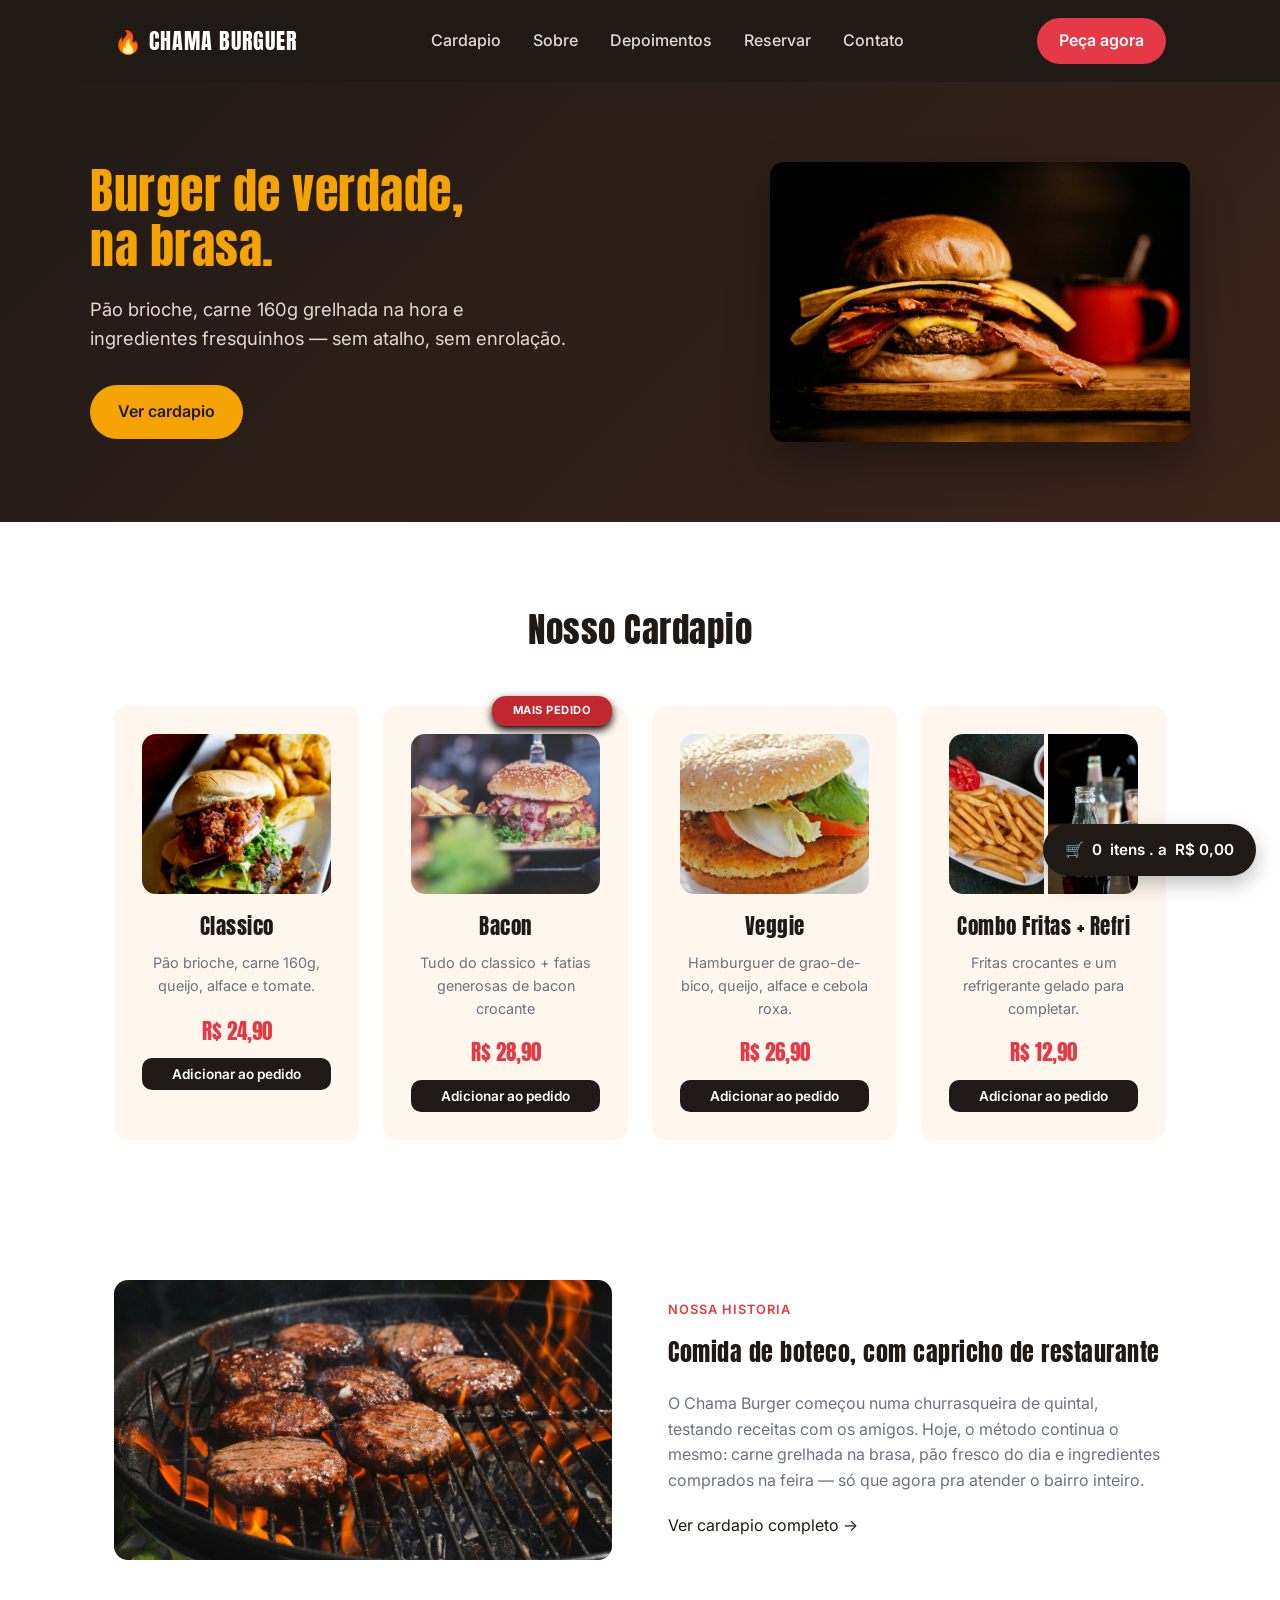
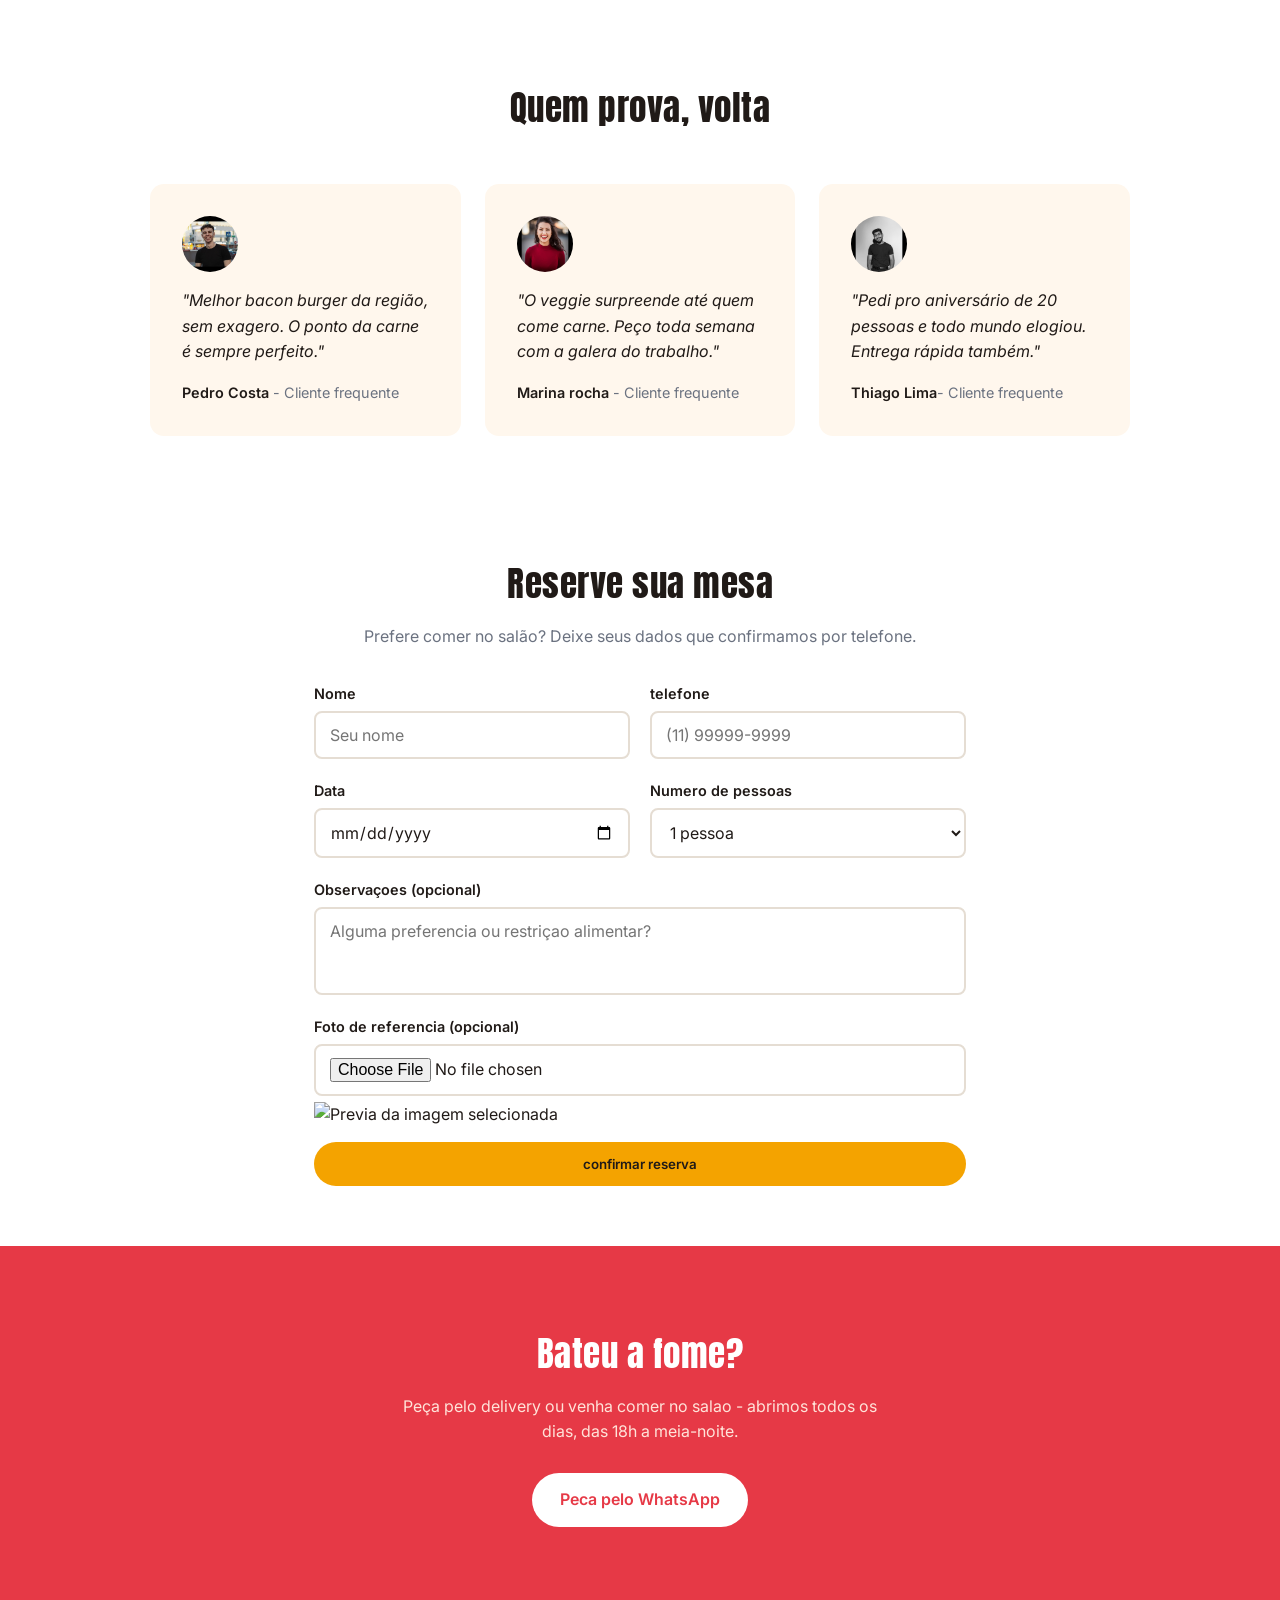
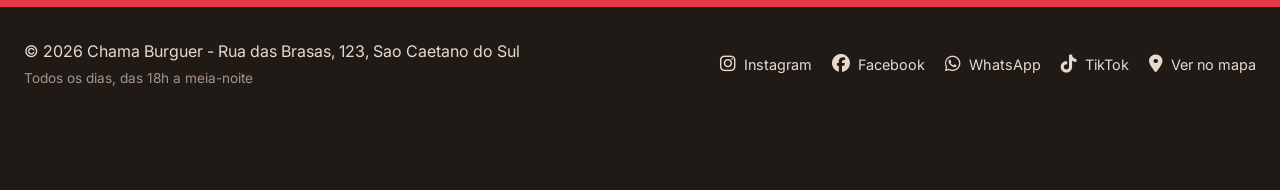
<file: ChamaBurger/index.html>
<!DOCTYPE html>
<html lang="pt-BR">

<head>
    <meta charset="UTF-8">
    <meta name="viewport" content="width=device-width, initial-scale=1.0">
    <title>ChamaBurger</title>
    <link rel="stylesheet" href="style.css">
    <link rel="stylesheet" href="https://cdnjs.cloudflare.com/ajax/libs/font-awesome/6.5.2/css/all.min.css">
</head>

<body>
    <header class="cabecalho-site">
        <nav class="barra-navegacao">
            <a href="#" class="logo">🔥 CHAMA BURGUER</a>

            <ul class="menu-links" id="menuLinks">
                <li><a href="#cardapio">Cardapio</a></li>
                <li><a href="#sobre">Sobre</a></li>
                <li><a href="#depoimentos">Depoimentos</a></li>
                <li><a href="#reserva">Reservar</a></li>
                <li><a href="#contato">Contato</a></li>

            </ul>
            <a href="#pedir" class="botao botao-nav">Peça agora</a>
            <button class="menu-abrir" id="menuAbrir" aria-label="Abrir menu">≡</button>

        </nav>

    </header>

    <main>
        <section class="destaque">
            <div class="destaque-conteudo">
                <div class="destaque-texto">
                    <h1>Burger de verdade, <br>na brasa.</h1>
                    <p>Pão brioche, carne 160g grelhada na hora e ingredientes fresquinhos — sem atalho, sem enrolação.
                    </p>
                    <a href="#cardapio" class="botao botao-primario">Ver cardapio</a>

                </div>
                <div class="destaque-imagem">
                    <img src="assets/images/destaque-burger.jpg"
                        alt="Hambúrguer artesanal com bacon, queijo e pão brioche, grelhado na brasa">

                </div>

            </div>

        </section>

        <section class="cardapio" id="cardapio">
            <h2>Nosso Cardapio</h2>
            <div class="cardapio-itens">

                <article class="cardapio-item">
                    <div class="cardapio-item-imagem">
                        <img src="assets/images/burger-classico.jpg"
                            alt="Foto do burger Clássico: pão brioche, carne e queijo">
                    </div>
                    <h3>Classico</h3>
                    <p>Pão brioche, carne 160g, queijo, alface e tomate.</p>
                    <span class="preco">R$ 24,90</span>
                    <button class="adicionar-carrinho" data-name="Classico" data-preco="24.90">Adicionar ao
                        pedido</button>
                </article>


                <article class="cardapio-item">
                    <span class="selo">Mais pedido</span>
                    <div class="cardapio-item-imagem">
                        <img src="assets/images/burger-bacon.jpg" alt="Foto do burger baicon com fatias crocantes">
                    </div>
                    <h3>Bacon</h3>
                    <p>Tudo do classico + fatias generosas de bacon crocante</p>
                    <span class="preco">R$ 28,90</span>
                    <button class="adicionar-carrinho" data-name="Bacon" data-preco="28.90">Adicionar ao
                        pedido</button>
                </article>


                <article class="cardapio-item">
                    <div class="cardapio-item-imagem">
                        <img src="assets/images/burger-veggie.jpg"
                            alt="Foto do burger Veggie com grao-de-bico e salada">
                    </div>
                    <h3>Veggie</h3>
                    <p>Hamburguer de grao-de-bico, queijo, alface e cebola roxa.</p>
                    <span class="preco">R$ 26,90</span>
                    <button class="adicionar-carrinho" data-name="Veggie" data-preco="26.90">Adicionar ao
                        pedido</button>
                </article>


                <article class="cardapio-item">
                    <div class="cardapio-item-imagem cardapio-item-imagem-combo">
                        <img src="assets/images/fritas.jpg" alt="Porcao de fritas crocantes">
                        <img src="assets/images/bebida.jpg" alt="Refrigerante gelado com gelo">
                    </div>
                    <h3>Combo Fritas + Refri</h3>
                    <p>Fritas crocantes e um refrigerante gelado para completar.</p>
                    <span class="preco">R$ 12,90</span>
                    <button class="adicionar-carrinho" data-name="Combo Fritas + Refri" data-preco="12.90">Adicionar ao
                        pedido</button>

                </article>

            </div>
        </section>

        <!--Sobre(comentario)-->
        <section class="sobre" id="sobre">
            <div class="sobre-imagem">
                <img src="assets/images/sobre-burger.jpg" alt="" width="800" height="500">
            </div>

            <div class="sobre-texto">
                <span class="secao-rotulo">Nossa historia</span>
                <h2>Comida de boteco, com capricho de restaurante</h2>
                <p>
                    O Chama Burger começou numa churrasqueira de quintal, testando receitas com os
                    amigos. Hoje, o método continua o mesmo: carne grelhada na brasa, pão fresco
                    do dia e ingredientes comprados na feira — só que agora pra atender o bairro
                    inteiro.
                </p>
                <a href="#cardapio" class="link-seta">Ver cardapio completo →</a>

            </div>

        </section>

        <!--Depoimetos-->

        <section class="depoimentos" id="depoimentos">

            <h2>Quem prova, volta</h2>
            <div class="depoimentos-lista">
                <article class="depoimento">
                    <img src="assets/images/avatar-pedro.jpg" alt="Foto de Pedro Costa" class="avatar">
                    <p class="citacao">"Melhor bacon burger da região, sem exagero. O ponto da carne é sempre perfeito."
                    </p>
                    <p class="autor">Pedro Costa <span>- Cliente frequente</span></p>

                </article>
                <article class="depoimento">
                    <img src="assets/images/avatar-marina.jpg" alt="Foto de Marina Rocha" class="avatar">
                    <p class="citacao">"O veggie surpreende até quem come carne. Peço toda semana com a galera do
                        trabalho."</p>
                    <p class="autor">Marina rocha <span>- Cliente frequente</span></p>
                </article>

                <article class="depoimento">
                    <img src="assets/images/avatar-thiago.jpg" alt="Foto de Thiago Lima" class="avatar">
                    <p class="citacao">"Pedi pro aniversário de 20 pessoas e todo mundo elogiou. Entrega rápida também."
                    </p>
                    <p class="autor">Thiago Lima<span>- Cliente frequente</span></p>
                </article>
            </div>
        </section>

        <!--reserva-->
        <section class="reserva" id="reserva">
            <h2>Reserve sua mesa</h2>
            <p>Prefere comer no salão? Deixe seus dados que confirmamos por telefone.</p>

            <form class="reserva-formulario" id="reservaFormulario">

                <div class="linha-formulario">
                    <label for="nome">Nome</label>
                    <input type="text" id="nome" name="nome" placeholder="Seu nome" required>
                </div>

                <div class="linha-formulario">
                    <label for="telefone">telefone</label>
                    <input type="tel" id="telefone" name="telefone" placeholder="(11) 99999-9999" required>
                </div>

            
                    <div class="linha-formulario">
                        <label for="data">Data</label>
                        <input type="date" id="data" name="data" required>
                    </div>

                    
                        <div class="linha-formulario">
                            <label for="pessoas">Numero de pessoas</label>
                            <select name="pessoas" id="pessoas">
                                <option value="1">1 pessoa</option>
                                <option value="2">2 pessoa</option>
                                <option value="3">3 pessoa</option>
                                <option value="4">4 pessoa</option>
                                <option value="5+">5 pessoa</option>
                            </select>
                        </div>

                        
                            <div class="linha-formulario linha-formulario-completo">
                                <label for="mensagem">Observaçoes (opcional)</label>
                                <textarea name="mensagem" id="mensagem" rows="3"
                                    placeholder="Alguma preferencia ou restriçao alimentar?"></textarea>

                            </div>

                            
                                <div class="linha-formulario linha-formulario-completa">
                                    <label for="foto">Foto de referencia (opcional)</label>
                                    <input type="file" id="foto" name="foto" accept="image/*">

                                    <img id="fotoPrevia" class="foto-previa" alt="Previa da imagem selecionada" hidden>
                                    <button type="submit" class="botao botao-primario formulario-enviar">confirmar
                                        reserva</button>
                                </div>


            </form>

            <div class="reserva-confirmacao" id="reservaConfirmacao"></div>

        </section>

        <!--Final-->
        <section class="chamada-final" id="pedir">
            <h2>Bateu a fome?</h2>
            <p>Peça pelo delivery ou venha comer no salao - abrimos todos os dias, das 18h a meia-noite.</p>
            <a class="botao botao-destaque" href="#">Peca pelo WhatsApp</a>
        </section>


    </main>

    <footer class="rodape-site" id="contato">
        <div class="rodape-info">
            <p>&copy; 2026 Chama Burguer - Rua das Brasas, 123, Sao Caetano do Sul</p>
            <p class="rodape-horario">Todos os dias, das 18h a meia-noite</p>
        </div>

        <ul class="rodape-links">
            <li><a href="#" aria-label="Instagram"><i class="fa-brands fa-instagram"></i><span>Instagram</span></a></li>
            <li><a href="#" aria-label="Facebook"><i class="fa-brands fa-facebook"></i><span>Facebook</span></a></li>
            <li><a href="#" aria-label="WhatsApp"><i class="fa-brands fa-whatsapp"></i><span>WhatsApp</span></a></li>
            <li><a href="#" aria-label="TikTok"><i class="fa-brands fa-tiktok"></i><span>TikTok</span></a></li>
            <li><a href="#" aria-label="Ver no mapa"><i class="fa-solid fa-location-dot"></i><span>Ver no
                        mapa</span></a></li>

        </ul>

    </footer>

    <div class="carrinho-resumo" id="carrinhoResumo">
        <span class="carrinho-icone">🛒</span>
        <span id="carrinhoContador">0</span>itens . a <span id="carrinhoTotal">R$ 0,00</span>

    </div>

</body>

</html>
</file>
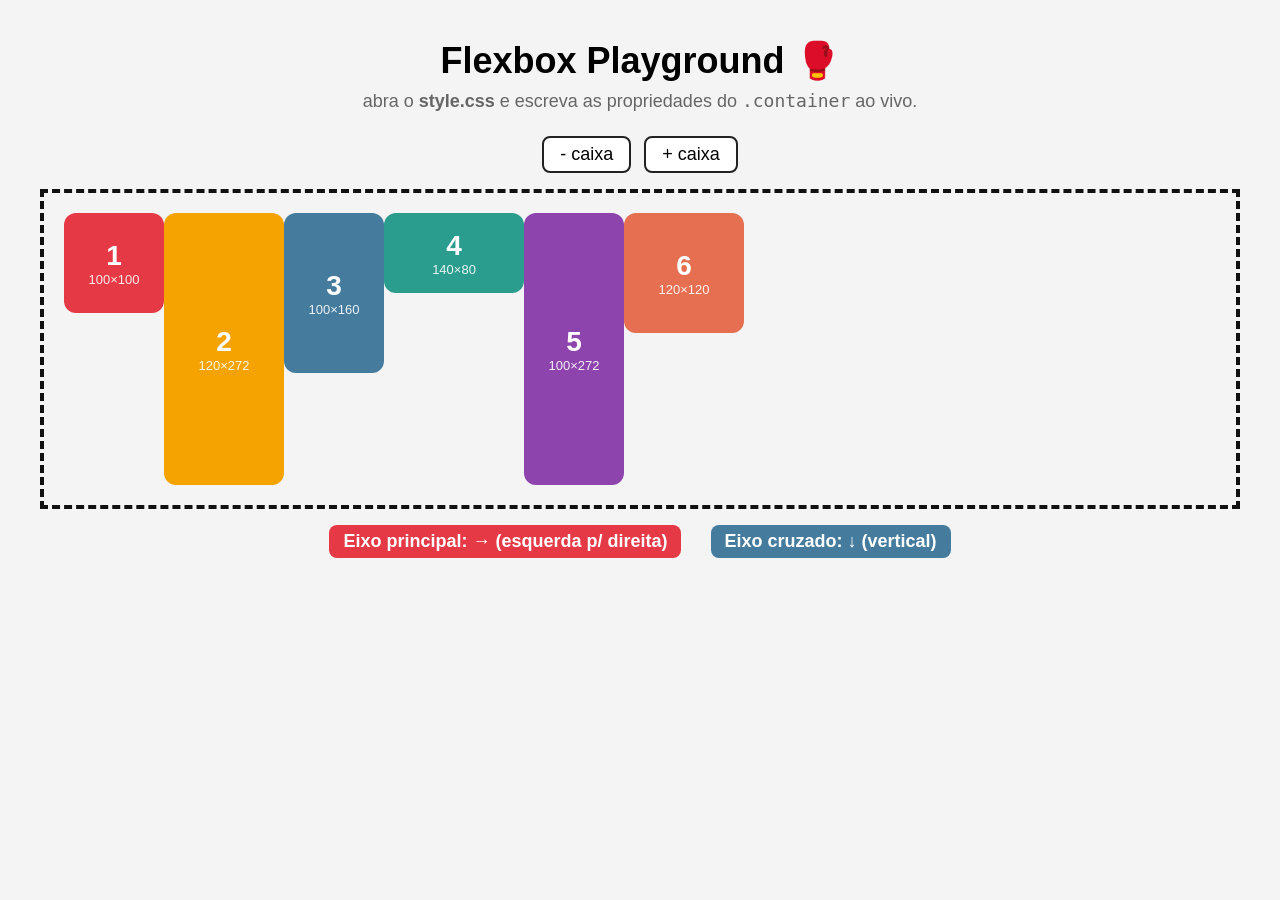
<file: ChamaBurger/flexbox-playground/index.html>
<!DOCTYPE html>
<html lang="pt-BR">
<head>
    <meta charset="UTF-8">
    <meta name="viewport" content="width=device-width, initial-scale=1.0">
    <title>Flexbox Playground</title>
    <link rel="stylesheet" href="style.css">
</head>
<body>
    <h1>Flexbox Playground 🥊</h1>
    <p class="dica">abra o <strong>style.css</strong> e escreva as propriedades do <code>.container</code> ao vivo.</p>

    <div class="controles">
        <button id="menos" aria-label="Remover caixa">- caixa</button>
        <button id="mais" aria-label="Adicionar caixa">+ caixa</button>
    </div>

    <div class="container">
        <div class="box box1"><span class="numero">1</span><span class="tamanho"></span></div>
        <div class="box box2"><span class="numero">2</span><span class="tamanho"></span></div>
        <div class="box box3"><span class="numero">3</span><span class="tamanho"></span></div>
        <div class="box box4"><span class="numero">4</span><span class="tamanho"></span></div>
        <div class="box box5"><span class="numero">5</span><span class="tamanho"></span></div>
        <div class="box box6"><span class="numero">6</span><span class="tamanho"></span></div>

    </div>

    <div class="legenda">
        <span class="principal">Eixo principal: <b id="eixo-principal"></b></span>
        <span class="cruzado">Eixo cruzado: <b id="eixo-cruzado"></b></span>

    </div>
    
    <script src="script.js"></script>
</body>
</html>
</file>
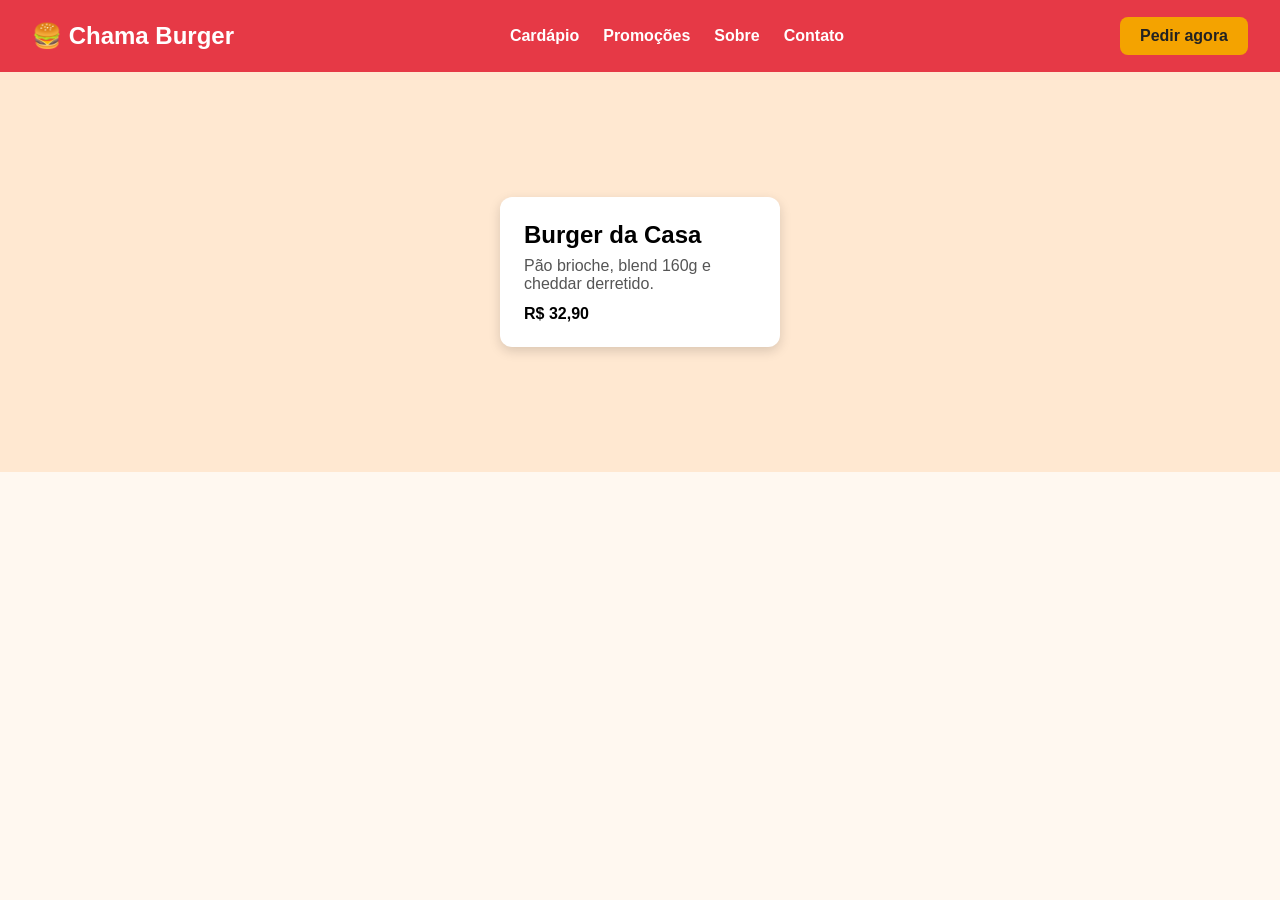
<file: ChamaBurger/flexbox-playground/exercicio-navbar/index.html>
<!DOCTYPE html>
<html lang="pt-br">
<head>
  <meta charset="UTF-8">
  <meta name="viewport" content="width=device-width, initial-scale=1.0">
  <title>Exercício: Navbar Chama Burger</title>
  <link rel="stylesheet" href="style.css">
</head>
<body>

  <header class="navbar">
    <div class="logo">🍔 Chama Burger</div>

    <nav class="menu">
      <a href="#">Cardápio</a>
      <a href="#">Promoções</a>
      <a href="#">Sobre</a>
      <a href="#">Contato</a>
    </nav>

    <a href="#" class="btn-pedido">Pedir agora</a>
  </header>

  <main class="hero">
    <div class="card">
      <h2>Burger da Casa</h2>
      <p>Pão brioche, blend 160g e cheddar derretido.</p>
      <strong>R$ 32,90</strong>
    </div>
  </main>

</body>
</html>
</file>
<file: ChamaBurger/style.css>
@import url('https://fonts.googleapis.com/css2?family=Anton&family=Inter:ital,opsz,wght@0,14..32,100..900;1,14..32,100..900&display=swap');


:root {
    --color-primary: #e63946;
    --color-primary-dark: #c1272d;
    --color-accent: #f4a300;
    --color-dark: #201a17;
    --color-light: #fff7ed;
    --color-gray: #6b7280;
    --radius: 14px;
    --font-titulo: "Anton", Impact, Sans-serif;
    --fonte-base: "Inter", Roboto, Helvetica, Arial, sans-serif;
}

* {
    margin: 0;
    padding: 0;
    box-sizing: border-box;
}

body {
    font-family: var(--fonte-base);
    color: var(--color-dark);
    line-height: 1.6;
}

h1,
h2,
h3 {
    font-family: var(--font-titulo);
    font-weight: 400;
    letter-spacing: 0.5px;
}

a {
    text-decoration: none;
    color: inherit;
}

ul {
    list-style: none;
}

img {
    max-width: 100%;
    display: block;
}

.botao {
    display: inline-block;
    border: none;
    padding: 14px 28px;
    border-radius: 999px;
    font-family: var(--fonte-base);
    font-weight: 600;
    text-align: center;
    cursor: pointer;
    transition: transform 0.2s, box-shadow 0.2s;
}

.botao:hover {
    transform: translateY(-2px);
}

.botao-nav {
    background: var(--color-primary);
    color: #fff;
    padding: 10px 22px;
}

.cabecalho-site {
    background: var(--color-dark);
    top: 0;
    z-index: 10;
    position: sticky;
}

.barra-navegacao {
    max-width: 1100px;
    margin: 0 auto;
    display: flex;
    align-items: center;
    justify-content: space-between;
    padding: 18px 24px;
}

.logo {
    font-family: var(--font-titulo);
    font-size: 1.4rem;
    color: #fff;
    letter-spacing: 1px;
}

.menu-links {
    display: flex;
    gap: 32px;
}

.menu-links a {
    color: #e8d9cd;
    font-weight: 500;

}

.menu-links a:hover {
    color: #fff;
}

.botao-primario {
    background: var(--color-accent);
    color: var(--color-dark);
}

.botao-primario:hover {
    box-shadow: 0 8px 20px rgba(244, 163, 0, 0.4);
}

.destaque {
    background: linear-gradient(135deg, var(--color-dark), #3a241a);
    width: 100;
    padding: 80px 24px;
}

.destaque-conteudo {
    max-width: 1100px;
    margin: 0 auto;
    display: flex;
    align-items: center;
    justify-content: center;
    gap: 48px;
    color: #fff
}

.destaque-texto {
    flex: 1 1 400px;
}

.destaque h1 {
    font-size: 3rem;
    line-height: 1.15;
    margin-bottom: 20px;
    color: var(--color-accent);
}

.destaque p {
    font-size: 1.15rem;
    color: #e8d9cd;
    max-width: 480px;
    margin-bottom: 32px;
}

.destaque-imagem {
    flex: 1 1 260px;
    max-width: 420px;
    border-radius: var(--radius);
    overflow: hidden;
    box-shadow: 0 20px 40px rgba(0, 0, 0, 0.35);
}

.destaque-imagem img {
    width: 100%;
    object-fit: cover;
}

.cardapio {
    max-width: 1100px;
    margin: 0 auto;
    padding: 80px 24px;
    text-align: center;
}

.cardapio h2 {
    font-size: 2.2rem;
    margin-bottom: 48px;
}

.cardapio-itens {
    display: flex;
    gap: 24px;
    flex-wrap: wrap;
    justify-content: center;
}

.cardapio-item {
    background: var(--color-light);
    border-radius: var(--radius);
    padding: 28px;
    flex: 1 1 220px;
    max-width: 260px;
    position: relative;
    transition: transform 0.2s, box-shadow a.2s;
}

.cardapio-item:hover {
    transform: translateY(-6px);
    box-shadow: 0 12px 24px rgba(0, 0, 0, 0.12);
}

.selo {
    position: absolute;
    top: -10px;
    right: 16px;
    background: var(--color-primary-dark);
    color: #fff;
    font-size: 0.7rem;
    font-weight: 700;
    text-transform: uppercase;
    letter-spacing: 0.5px;
    padding: 6px 14px;
    border-radius: var(--radius);
    box-shadow: 0 4px 8px rgba(0, 0, 0.15);
    width: 120px;

}

.cardapio-item-imagem {
    width: 100%;
    height: 160px;
    margin-bottom: 16px;
    border-radius: var(--radius);
    overflow: hidden;
}

.cardapio-item-imagem img {
    width: 100%;
    height: 100%;
    object-fit: cover;
}

.cardapio-item-imagem-combo {
    display: flex;
    gap: 4px;
}

.cardapio-item-imagem-combo img {
    width: 50%;
    height: 100%;
    object-fit: cover;
}

.cardapio-item h3 {
    font-size: 1.3rem;
    margin-bottom: 8px;
}

.cardapio-item p {
    color: var(--color-gray);
    font-size: 0.9rem;
    margin-bottom: 16px;
    min-height: 48px;
}

.preco {
    font-family: var(--font-titulo);
    color: var(--color-primary);
    font-size: 1.3rem;
}

.adicionar-carrinho {
    color: #fff;
    background: var(--color-dark);
    padding: 8px;
    border-radius: 10px;
    width: 100%;
    margin-top: 10px;
    border: none;
    font-family: var(--fonte-base);
    font-weight: 600;
    font-size: 0.85rem;
    cursor: pointer;
    transition: background 0.2s;
}

.adicionar-carrinho:hover {
    background: var(--color-primary);
}

.sobre {
    max-width: 1100px;
    margin: 0 auto;
    padding: 60px 24px;
    display: flex;
    align-items: center;
    gap: 56px;
}

.sobre-texto {
    flex: 1 1 400px;
}

.secao-rotulo {
    display: block;
    font-family: var(--fonte-base);
    font-weight: 600;
    color: var(--color-primary);
    font-size: 0.8rem;
    text-transform: uppercase;
    letter-spacing: 1px;
    margin-bottom: 12px;
}

.sobre-texto h2 {
    font-size: 1.8;
    margin-bottom: 20px;
}

.sobre-texto p {
    color: var(--color-gray);
    margin-bottom: 20px;
}

.sobre-imagem {
    flex: 1 1 400px;
}

.sobre-imagem img {
    border-radius: var(--radius);
    width: 100%;
    height: auto;
}

.link-seta:hover {
    text-decoration: underline;
}

.depoimentos {
    max-width: 1100px;
    margin: 0 auto;
    padding: 60px 60px;
    text-align: center;
}

.depoimentos h2 {
    font-size: 2.2rem;
    margin-bottom: 48px;
}

.depoimentos-lista {
    display: flex;
    gap: 24px;
    flex-wrap: wrap;
    justify-content: center;
}

.depoimento {
    background: var(--color-light);
    border-radius: var(--radius);
    padding: 32px;
    flex: 1 1 280px;
    max-width: 320px;
    text-align: left;
}

.avatar {
    width: 56px;
    height: 56px;
    border-radius: 50%;
    object-fit: cover;
    margin-bottom: 16px;
}

.citacao {
    font-style: italic;
    color: var(--color-dark);
    margin-bottom: 16px;
}

.autor {
    font-weight: 600;
    font-size: 0.9rem;
}

.autor span {
    font-weight: 400;
    color: var(--color-gray)
}

.autor {
    font-weight: 600;
    font-size: 0.9rem;
}

.reserva {
    margin: 0 auto;
    max-width: 700px;
    padding: 60px 24px;
    text-align: center;
}

.reserva h2 {
    font-size: 2.2rem;
    margin-bottom: 12px;
}

.reserva>p {
    color: var(--color-gray);
    margin-bottom: 32px;
}

.reserva-formulario {
    display: flex;
    flex-wrap: wrap;
    gap: 20px;
    text-align: left;
}

.linha-formulario {
    flex: 1 1 220px;
    display: flex;
    flex-direction: column;
    gap: 6px;
}

.linha-formulario-completa {
    flex: 1 1 100%;
}

.linha-formulario label {
    font-weight: 600;
    font-size: 0.9rem;
}

.linha-formulario input,
.linha-formulario select,
.linha-formulario textarea {
    width: 100%;
    font-family: var(--fonte-base);
    font-size: 1rem;
    padding: 12px 14px;
    border: 2px solid #e5ddd3;
    border-radius: 8px;
    background: #fff;
    color: var(--color-dark);
}

.linha-formulario input:focus,
.linha-formulario select:focus,
.linha-formulario textarea:focus {
    outline: none;
    border-color: var(--color-primary-dark);
}

.linha-formulario textarea {
    resize: none;
}

.formulario-enviar {
    flex: 1 1 100%;
    border: none;
    cursor: pointer;
    margin-top: 8px;
}

.botao-destaque {
    background: #fff;
    color: var(--color-primary);
}

.chamada-final {
    background: var(--color-primary);
    text-align: center;
    padding: 80px 24px;
    color: #fff;
}

.chamada-final h2 {
    font-size: 2.2rem;
    margin-bottom: 12px;
}

.chamada-final p {
    margin-bottom: 28px;
    max-width: 500px;
    margin-left: auto;
    margin-right: auto;
    color: #ffe3d9;
}

.rodape-site {
    background: var(--color-dark);
    color: #e8d9cd;
    display: flex;
    flex-wrap: wrap;
    gap: 20px;
    align-items: center;
    justify-content: space-between;
    padding: 32px 24px 100px;

}

.rodape-horario {
    font-size: 0.85rem;
    color: #a89485;
    margin-top: 4px;
}

.rodape-links {
    display: flex;
    flex-wrap: wrap;
    gap: 20px;
    font-size: 0.9rem;
    ;
}

.rodape-links a {
    display: flex;
    align-items: center;
    gap: 8px;
    font-size: 0.9rem;
}

.rodape-links a i {
    font-size: 18px;
    color: inherit;
}

.rodape-links a:hover {
    color: #fff
}

@media (max-width: 780px){
    .sobre, .destaque-conteudo {
        flex-direction: column;
    }

    .destaque-texto, .destaque-imagem, .sobre-texto, .sobre-imagem {
        width: 100%;

    }
}

@media (max-width: 640px) {
    .menu-links {
        display: none;

    }

    .destaque h1 {
        font-size: 2.2rem;
    }

    .rodape-site {
        flex-direction: column;
        text-align: center;
    }
  
}

  .menu-abrir {
        display: none;
        background: none;
    }

    .carrinho-resumo {
        position: fixed;
        bottom: 24px;
        right: 24px;
        background: var(--color-dark);
        color: #fff;
        padding: 14px 22px;
        border-radius: 999px;
        box-shadow: 0 8px 20px rgba(0, 0, 0, 0.25);
        font-weight: 600;
        font-size: 0.95rem;
        z-index:20;
        display: flex;
        align-items: center;
        gap:8px
    }
</file>
<file: ChamaBurger/flexbox-playground/style.css>
/* =====================================================
   FLEXBOX PLAYGROUND
   Já vem pronto: reset, cores, caixas e legenda.
   O que falta é o .container lá embaixo -- é ali que
   vamos escrever as propriedades do flexbox juntos.
   ===================================================== */

* {
  margin: 0;
  padding: 0;
  box-sizing: border-box;
}

body {
  font-family: Arial, Helvetica, sans-serif;
  font-size: 18px;
  background: #f4f4f4;
  padding: 40px;
}

h1 {
  text-align: center;
  margin-bottom: 8px;
}

.dica {
  text-align: center;
  color: #666;
  margin-bottom: 24px;
}

/* Botões de + / − caixa e legenda dos eixos */
.controles {
  text-align: center;
  margin-bottom: 16px;
}

.controles button {
  font-size: 18px;
  padding: 6px 16px;
  margin: 0 4px;
  border: 2px solid #222;
  border-radius: 8px;
  background: #fff;
  cursor: pointer;
}

.controles button:hover {
  background: #222;
  color: #fff;
}

.legenda {
  text-align: center;
  margin-top: 16px;
  font-weight: bold;
}

.legenda span {
  display: inline-block;
  margin: 0 12px;
  padding: 6px 14px;
  border-radius: 8px;
  color: #fff;
}

.legenda .principal { background: #E63946; }
.legenda .cruzado   { background: #457B9D; }

/* Caixas: tamanhos DIFERENTES de propósito, pra o align-items fazer diferença.
   box2 e box5 não têm height -> o "stretch" (padrão) estica elas. */
.box {
  border-radius: 12px;
  color: #fff;
  font-weight: bold;
  display: flex;
  flex-direction: column;
  align-items: center;
  justify-content: center;
}

.box .numero  { font-size: 28px; }
.box .tamanho { font-size: 13px; font-weight: normal; opacity: 0.9; }

.box1 { background: #E63946; width: 100px; height: 100px; }
.box2 { background: #F4A300; width: 120px; }
.box3 { background: #457B9D; width: 100px; height: 160px; }
.box4 { background: #2A9D8F; width: 140px; height: 80px; }
.box5 { background: #8E44AD; width: 100px; }
.box6 { background: #E76F51; width: 120px; height: 120px; }

/* =====================================================
   AQUI É ONDE A AULA ACONTECE 👇   (VERSÃO DO PROFESSOR)
   ===================================================== */
.container {
  border: 4px dashed #111; /* borda forte pra enxergar os limites no projetor */
  min-height: 320px;       /* espaço vertical de sobra pro align-items fazer efeito */
  padding: 20px;

  display: flex; /* ↑ transforma o .container num "flex container" -- todas as .box viram
                    "flex items" e ficam lado a lado (em vez de empilhadas).
                    Sem essa linha, nada abaixo funciona. */

  /* flex-direction: row; */
  /* ↑ define o eixo principal (main axis):
        row            -> itens em linha, da esquerda pra direita (padrão)
        row-reverse    -> itens em linha, invertidos (6,5,4,3,2,1)
        column         -> itens em coluna, de cima pra baixo
        column-reverse -> itens em coluna, invertidos
     (olhe a legenda embaixo: ela troca os eixos sozinha) */

  /* flex-wrap: nowrap; */
  /* ↑ decide se os itens quebram linha quando não cabem:
        nowrap -> tudo numa linha só, pode espremer ou estourar (padrão)
        wrap   -> quebra linha quando não há espaço (use o botão "+ caixa") */

  /* justify-content: flex-start; */
  /* ↑ alinha os itens NO EIXO PRINCIPAL (horizontal, se for row):
        flex-start    -> gruda no início (padrão)
        center        -> centraliza
        flex-end      -> gruda no final
        space-between -> espaço só ENTRE os itens (pontas coladas nas bordas)
        space-around  -> espaço igual ao redor de cada item
        space-evenly  -> espaço igual entre TODOS, inclusive nas pontas */

  /* align-items: stretch; */
  /* ↑ alinha os itens NO EIXO CRUZADO (vertical, se for row):
        stretch    -> estica o item pra altura toda (padrão)
        flex-start -> gruda no topo
        center     -> centraliza verticalmente
        flex-end   -> gruda embaixo
        baseline   -> alinha pela linha de base do texto

     DICA: stretch só funciona em quem NÃO tem height. Aqui as caixas 2 e 5
     não têm height de propósito -- elas esticam no padrão e "encolhem"
     quando você troca pra flex-start/center. As outras têm height fixo. */

  /* gap: 16px; */
  /* ↑ espaço entre as caixas, sem precisar de margin em cada .box */
}

/* =====================================================
   BÔNUS: propriedades que vão no ITEM em vez de no container.
   ===================================================== */

/* .box2 { order: -1; } */
/* ↑ muda a ORDEM VISUAL sem mexer no HTML. Menor aparece primeiro (padrão 0). */

/* .box4 { flex-grow: 1; } */
/* ↑ faz essa caixa "crescer" e ocupar o espaço vazio que sobrar.
     Olhe o tamanho escrito dentro da caixa mudar. */

/* .box6 { align-self: flex-start; } */
/* ↑ sobrescreve o align-items só PRA ESSA caixa. */
</file>
<file: ChamaBurger/flexbox-playground/exercicio-navbar/style.css>
/* =====================================================
   EXERCÍCIO: Navbar do Chama Burger

   Objetivo (só com flexbox):
   1) Logo à ESQUERDA, menu no MEIO e botão à DIREITA
   2) Tudo alinhado verticalmente no centro da barra
   3) Links do menu lado a lado, com espaço entre eles
   4) Bônus: centralizar o .card no meio da .hero
      (horizontal E vertical)

   Escreva suas regras nos blocos marcados com ✏️
   ===================================================== */

* { margin: 0; padding: 0; box-sizing: border-box; }

body {
  font-family: Arial, Helvetica, sans-serif;
  background: #fff8f0;
}

.navbar {
  background: #E63946;
  color: #fff;
  padding: 0 32px;
  height: 72px;
  display: flex;
  justify-content: space-between;
  align-items: center;
  /* ✏️ escreva aqui o flexbox da navbar */
}

.logo { font-size: 24px; font-weight: bold; }

.menu a {
  color: #fff;
  text-decoration: none;
  font-weight: bold;
  }

/* ✏️ escreva aqui o flexbox do .menu (links lado a lado) */

.menu {
    display: flex;
    gap: 24px;
}

.btn-pedido {
  background: #F4A300;
  color: #222;
  text-decoration: none;
  font-weight: bold;
  padding: 10px 20px;
  border-radius: 8px;
}

.hero {
  min-height: 400px;
  background: #ffe8d1;
  /* ✏️ bônus: centralize o card aqui */
  display: flex;
  justify-content: center;
  align-items: center;
}

.card {
  background: #fff;
  padding: 24px;
  border-radius: 12px;
  width: 280px;
  box-shadow: 0 4px 12px rgba(0, 0, 0, 0.15);
}

.card h2 { margin-bottom: 8px; }
.card p  { margin-bottom: 12px; color: #555; }
</file>
